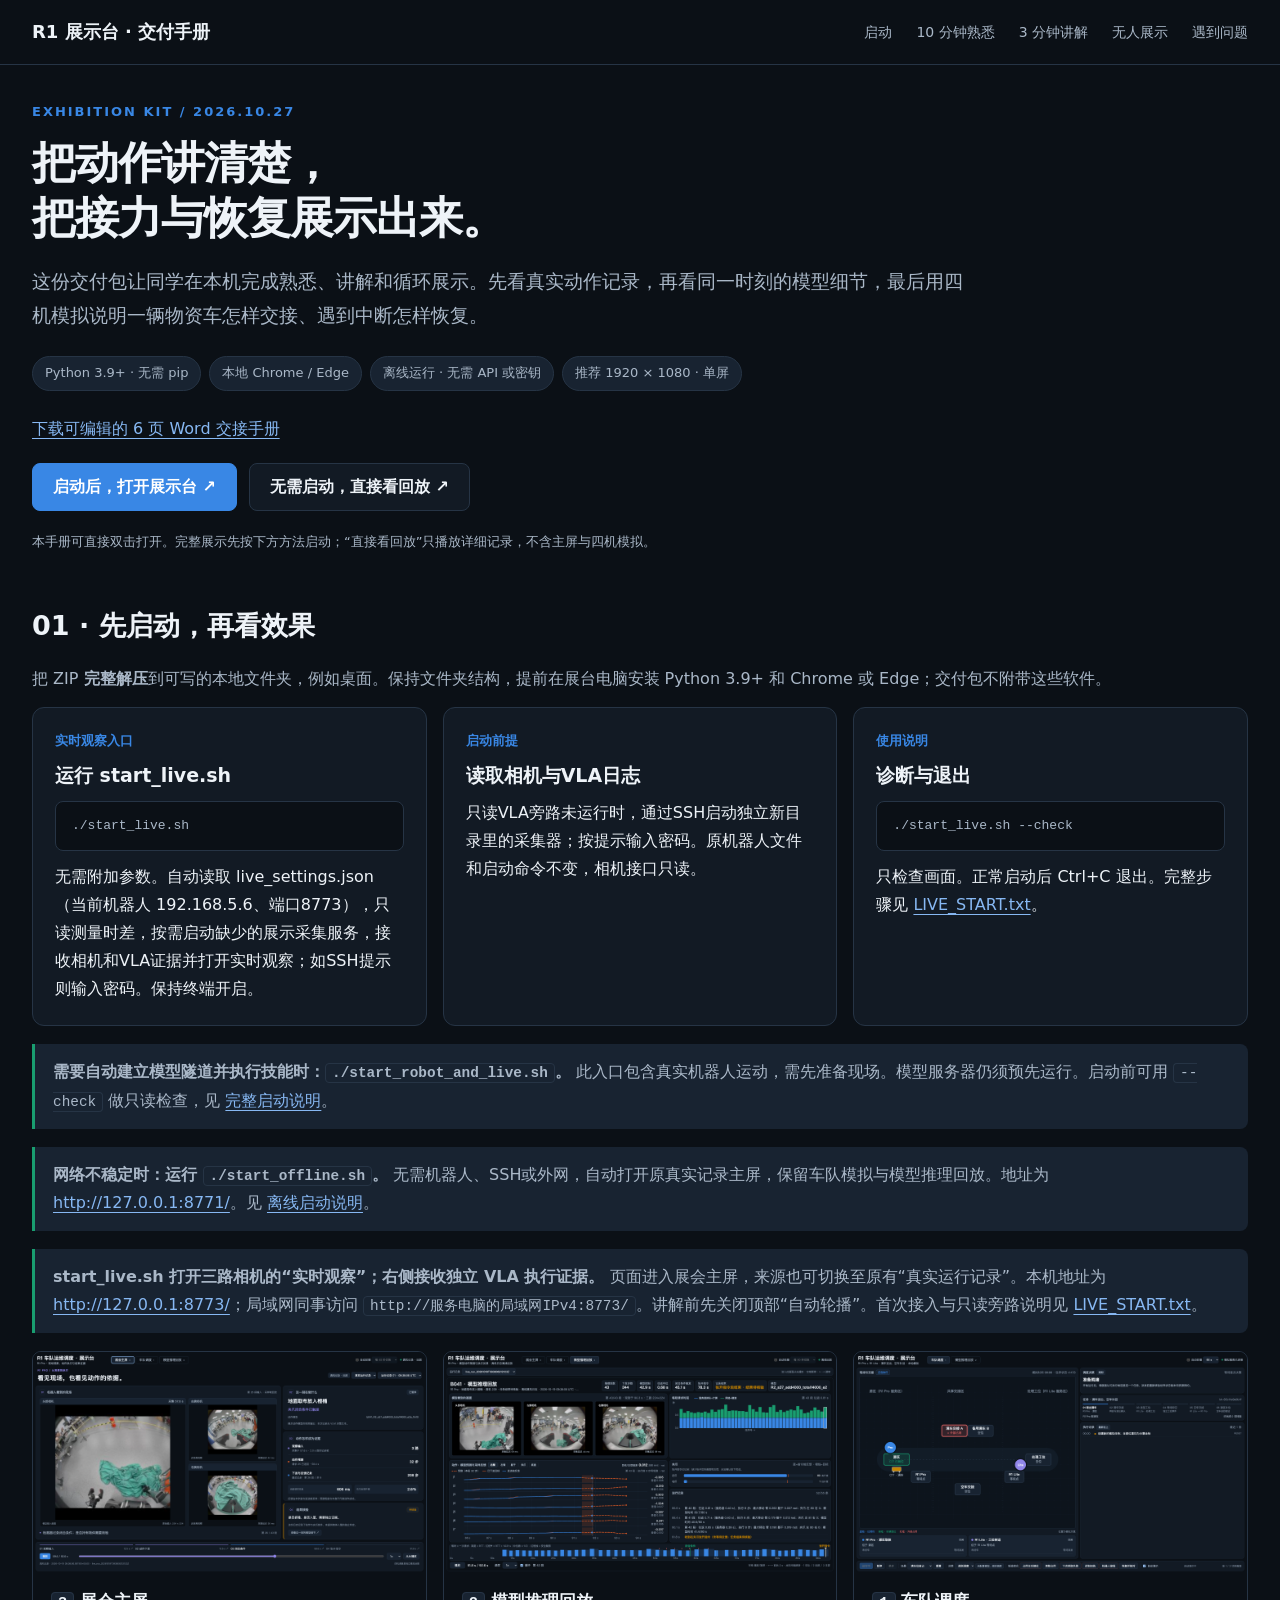
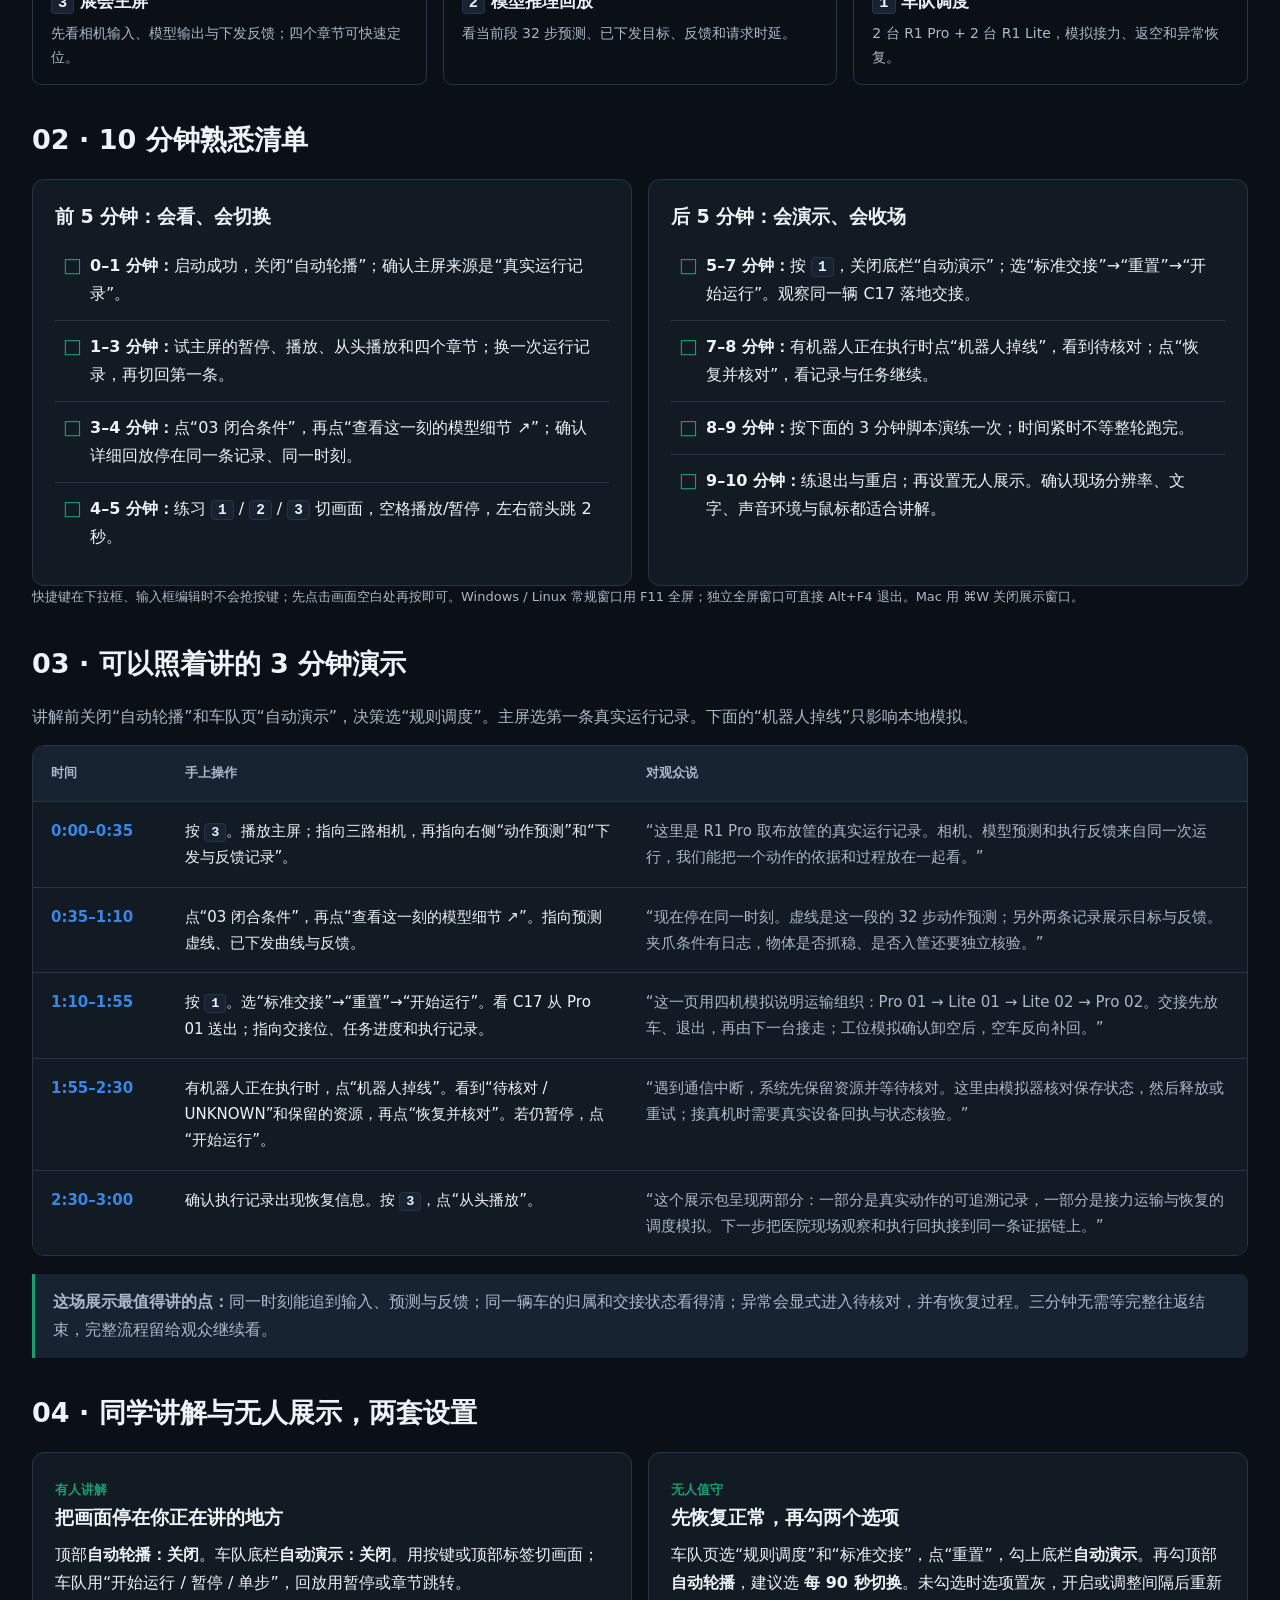
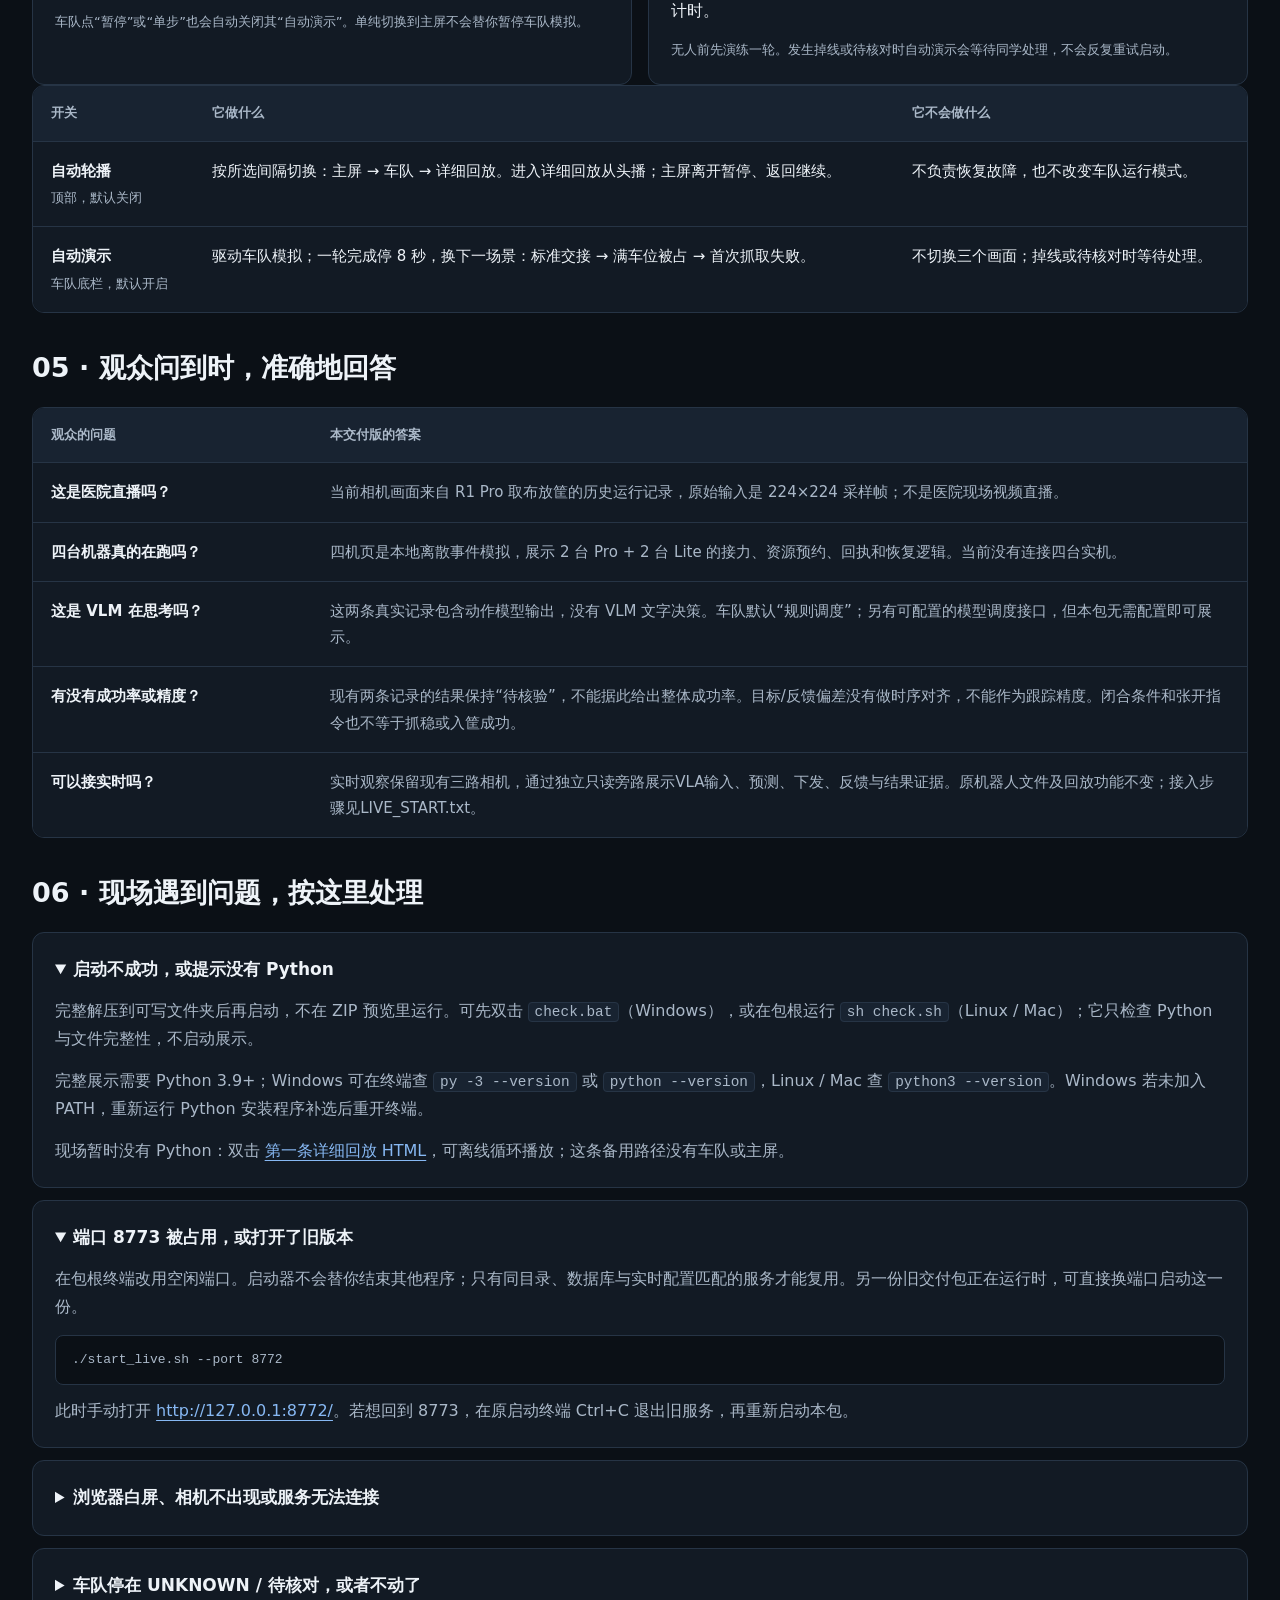
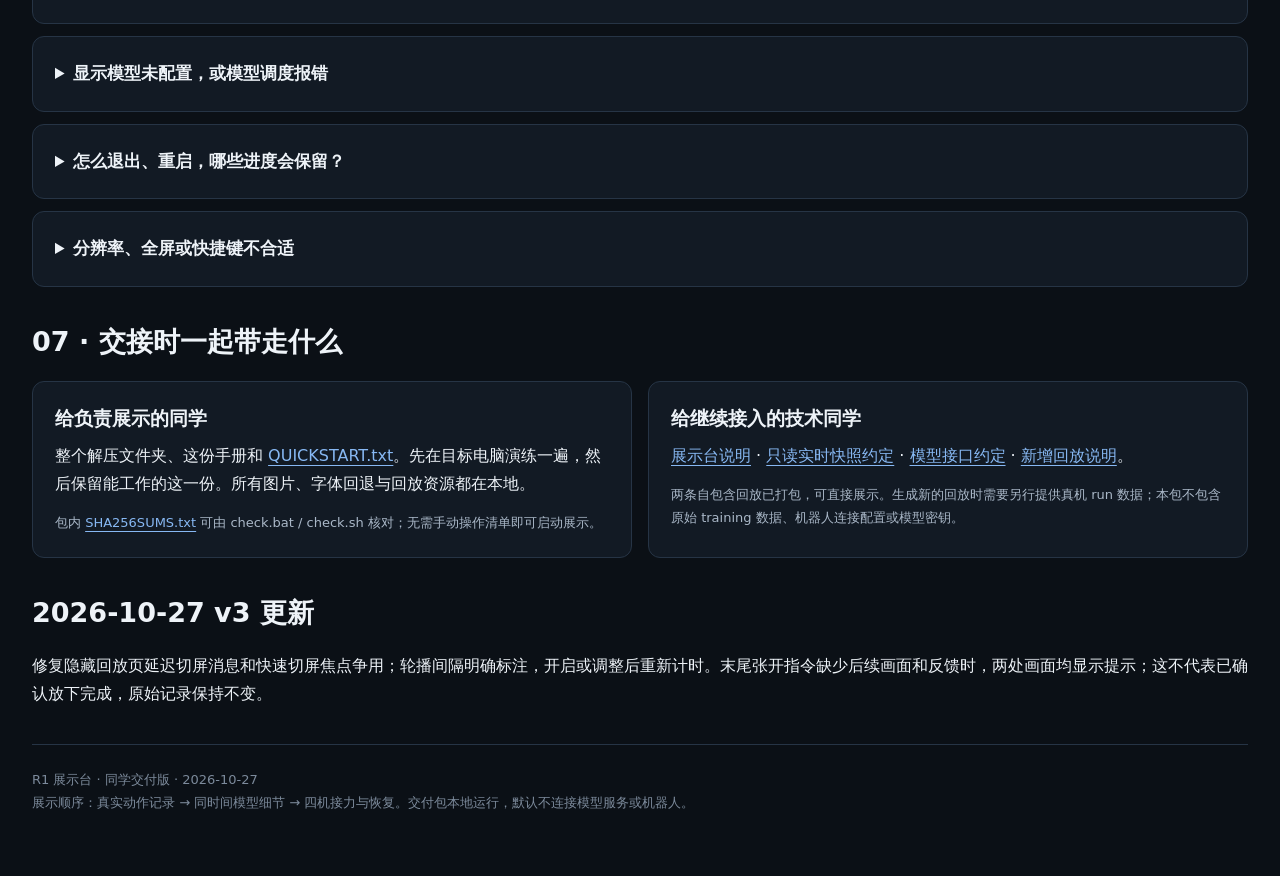
<file: START_HERE.html>
<!doctype html>
<html lang="zh-CN">
<head>
<meta charset="utf-8">
<meta name="viewport" content="width=device-width,initial-scale=1">
<title>R1 展示台 · 同学上手与现场讲解</title>
<style>
:root{color-scheme:dark;--bg:#0b1016;--surface:#121a24;--surface-2:#182331;--line:#263445;--text:#eef3f8;--text-2:#aab8c8;--muted:#7c8a9b;--s1:#3987e5;--s2:#d95926;--s3:#199e70;--s4:#c98500;--s7:#9085e9;--bad:#e66767;font-family:"PingFang SC","Noto Sans CJK SC","Microsoft YaHei",system-ui,sans-serif}
*{box-sizing:border-box}html{scroll-behavior:smooth;scroll-padding-top:82px}body{margin:0;background:var(--bg);color:var(--text);line-height:1.75;font-size:16px}a{color:#87b8f3;text-underline-offset:4px}a:hover{color:var(--text)}header{position:sticky;top:0;z-index:2;border-bottom:1px solid var(--line);background:var(--bg)}nav{max-width:1320px;margin:auto;display:flex;gap:24px;align-items:center;padding:16px 32px}nav strong{margin-right:auto;font-size:18px}nav a{font-size:14px;color:var(--text-2);text-decoration:none}main{max-width:1320px;margin:auto;padding:36px 32px 64px}h1{font-size:44px;line-height:1.25;letter-spacing:-1px;margin:12px 0 20px}h2{font-size:27px;line-height:1.4;margin:0 0 20px}h3{font-size:19px;line-height:1.5;margin:0 0 10px}p{margin:0 0 14px}section{margin-bottom:36px}.eyebrow{font-size:13px;letter-spacing:2px;color:var(--s1);font-weight:700}.lead{font-size:19px;max-width:940px;color:var(--text-2)}.pills{display:flex;flex-wrap:wrap;gap:8px;margin:24px 0}.pill{font-size:13px;padding:5px 12px;background:var(--surface-2);border:1px solid var(--line);border-radius:30px;color:var(--text-2)}.actions{display:flex;flex-wrap:wrap;gap:12px;margin:20px 0}.button{display:inline-block;text-decoration:none;background:var(--s1);border:1px solid var(--s1);padding:9px 20px;border-radius:8px;color:white;font-weight:650}.button.secondary{background:var(--surface);border-color:var(--line);color:var(--text)}.muted,small{color:var(--text-2)}.small,small{font-size:13px}.grid{display:grid;grid-template-columns:repeat(3,minmax(0,1fr));gap:16px}.grid.two{grid-template-columns:repeat(2,minmax(0,1fr))}.card{border:1px solid var(--line);background:var(--surface);border-radius:12px;padding:22px;min-width:0}.card p:last-child{margin-bottom:0}.note{border-left:3px solid var(--s3);background:var(--surface-2);padding:14px 18px;border-radius:0 8px 8px 0;margin:18px 0;color:var(--text-2)}.stepnum{font-size:13px;color:var(--s1);font-weight:700;display:block;margin-bottom:8px}.preview{margin:0;border:1px solid var(--line);border-radius:9px;overflow:hidden;background:var(--bg)}.preview img{display:block;width:100%;height:auto;aspect-ratio:16/9}.preview figcaption{padding:14px 18px;font-size:14px;color:var(--text-2)}.preview figcaption strong{display:block;font-size:17px;color:var(--text);margin-bottom:4px}kbd,code{font-family:ui-monospace,SFMono-Regular,Consolas,monospace;background:var(--surface-2);border:1px solid var(--line);border-radius:4px;padding:1px 6px;font-size:.9em}kbd{color:var(--text);font-weight:700;white-space:nowrap}pre{white-space:pre-wrap;overflow-wrap:anywhere;background:var(--bg);border:1px solid var(--line);border-radius:8px;padding:13px 16px;font-size:13px;line-height:1.7;margin:12px 0;color:var(--text-2)}pre code{background:transparent;border:0;padding:0;font-size:inherit}ul,ol{margin:10px 0;padding-left:23px}li{margin-bottom:7px}li:last-child{margin-bottom:0}.table-wrap{overflow-x:auto;border:1px solid var(--line);border-radius:12px}table{border-collapse:collapse;width:100%;background:var(--surface);font-size:15px}th,td{padding:16px 18px;text-align:left;border-bottom:1px solid var(--line);vertical-align:top}th{background:var(--surface-2);font-size:13px;color:var(--text-2);font-weight:600}tr:last-child td{border-bottom:0}.script td:first-child{width:11%;white-space:nowrap;color:var(--s1);font-weight:650}.script td:nth-child(2){width:38%}.script td:last-child{color:var(--text-2)}.checklist{list-style:none;padding:0;margin:0}.checklist li{position:relative;padding:12px 12px 12px 35px;margin:0;border-bottom:1px solid var(--line)}.checklist li:last-child{border-bottom:0}.checklist li:before{content:"□";position:absolute;left:8px;color:var(--s3);font-size:20px;top:8px}.tag{color:var(--s3);font-size:13px;font-weight:700}.faq{margin-bottom:12px}.faq summary{cursor:pointer;font-size:17px;font-weight:650}.faq[open] summary{margin-bottom:12px}.faq p{color:var(--text-2)}footer{border-top:1px solid var(--line);padding-top:24px;font-size:13px;color:var(--muted)}.hero{padding-bottom:4px}.quote{font-size:18px;font-weight:600;color:var(--text);margin:12px 0}.boundary td:first-child{width:23%;font-weight:650}.boundary td:last-child{color:var(--text-2)}
@media(max-width:900px){nav{padding:14px 20px;gap:14px;flex-wrap:wrap}nav strong{width:100%}main{padding:28px 20px 48px}.grid,.grid.two{grid-template-columns:1fr}h1{font-size:34px}h2{font-size:24px}.script td:first-child{white-space:normal}.table-wrap{font-size:14px}th,td{padding:12px}.script{min-width:640px}html{scroll-padding-top:122px}}
@media print{header,.actions{display:none}body{color:#15202a;background:white;font-size:11pt}main{padding:0;max-width:none}section{break-inside:avoid;margin-bottom:22px}.card,table,.note,th,pre,.pill{background:white;color:#15202a;border-color:#bbc5ce}p,small,.lead,.muted,.script td:last-child,.boundary td:last-child,.faq p{color:#354553}h1{font-size:28pt}h2{font-size:20pt}a{color:#235c9c}.grid{grid-template-columns:repeat(3,minmax(0,1fr))}.grid.two{grid-template-columns:1fr 1fr}.preview figcaption{color:#354553}.preview figcaption strong{color:#15202a}details{display:block}footer{color:#354553}}
</style>
</head>
<body>
<!-- 交付源文件保存在 exhibit/delivery/；打包时拷到包根。以下相对链接按包根布局解析。 -->
<header><nav aria-label="手册导航"><strong>R1 展示台 · 交付手册</strong><a href="#start">启动</a><a href="#practice">10 分钟熟悉</a><a href="#script">3 分钟讲解</a><a href="#unattended">无人展示</a><a href="#help">遇到问题</a></nav></header>
<main>
<section class="hero">
  <div class="eyebrow">EXHIBITION KIT / 2026.10.27</div>
  <h1>把动作讲清楚，<br>把接力与恢复展示出来。</h1>
  <p class="lead">这份交付包让同学在本机完成熟悉、讲解和循环展示。先看真实动作记录，再看同一时刻的模型细节，最后用四机模拟说明一辆物资车怎样交接、遇到中断怎样恢复。</p>
  <div class="pills"><span class="pill">Python 3.9+ · 无需 pip</span><span class="pill">本地 Chrome / Edge</span><span class="pill">离线运行 · 无需 API 或密钥</span><span class="pill">推荐 1920 × 1080 · 单屏</span></div>
  <p><a href="R1_Exhibition_Handbook.docx">下载可编辑的 6 页 Word 交接手册</a></p>
  <div class="actions"><a class="button" href="http://127.0.0.1:8773/" target="_blank" rel="noopener">启动后，打开展示台 ↗</a><a class="button secondary" href="exhibit/static/replays/replay_live_run_20261019T093806212123Z.html" target="_blank" rel="noopener">无需启动，直接看回放 ↗</a></div>
  <p class="small muted">本手册可直接双击打开。完整展示先按下方方法启动；“直接看回放”只播放详细记录，不含主屏与四机模拟。</p>
</section>

<section id="start">
  <h2>01 · 先启动，再看效果</h2>
  <p class="muted">把 ZIP <strong>完整解压</strong>到可写的本地文件夹，例如桌面。保持文件夹结构，提前在展台电脑安装 Python 3.9+ 和 Chrome 或 Edge；交付包不附带这些软件。</p>
  <div class="grid">
    <div class="card"><span class="stepnum">实时观察入口</span><h3>运行 start_live.sh</h3><pre><code>./start_live.sh</code></pre><p>无需附加参数。自动读取 live_settings.json（当前机器人 192.168.5.6、端口8773），只读测量时差，按需启动缺少的展示采集服务，接收相机和VLA证据并打开实时观察；如SSH提示则输入密码。保持终端开启。</p></div>
    <div class="card"><span class="stepnum">启动前提</span><h3>读取相机与VLA日志</h3><p>只读VLA旁路未运行时，通过SSH启动独立新目录里的采集器；按提示输入密码。原机器人文件和启动命令不变，相机接口只读。</p></div>
    <div class="card"><span class="stepnum">使用说明</span><h3>诊断与退出</h3><pre><code>./start_live.sh --check</code></pre><p>只检查画面。正常启动后 Ctrl+C 退出。完整步骤见 <a href="LIVE_START.txt">LIVE_START.txt</a>。</p></div>
  </div>
  <div class="note"><strong>需要自动建立模型隧道并执行技能时：<code>./start_robot_and_live.sh</code>。</strong> 此入口包含真实机器人运动，需先准备现场。模型服务器仍须预先运行。启动前可用 <code>--check</code> 做只读检查，见 <a href="FULL_START.txt">完整启动说明</a>。</div>
  <div class="note"><strong>网络不稳定时：运行 <code>./start_offline.sh</code>。</strong> 无需机器人、SSH或外网，自动打开原真实记录主屏，保留车队模拟与模型推理回放。地址为 <a href="http://127.0.0.1:8771/">http://127.0.0.1:8771/</a>。见 <a href="OFFLINE_START.txt">离线启动说明</a>。</div>
  <div class="note"><strong>start_live.sh 打开三路相机的“实时观察”；右侧接收独立 VLA 执行证据。</strong> 页面进入展会主屏，来源也可切换至原有“真实运行记录”。本机地址为 <a href="http://127.0.0.1:8773/">http://127.0.0.1:8773/</a>；局域网同事访问 <code>http://服务电脑的局域网IPv4:8773/</code>。讲解前先关闭顶部“自动轮播”。首次接入与只读旁路说明见 <a href="LIVE_START.txt">LIVE_START.txt</a>。</div>
  <div class="grid">
    <figure class="preview"><a href="exhibit/preview_showcase_1920x1080.png" target="_blank"><img src="exhibit/preview_showcase_1920x1080.png" alt="展会主屏预览：三路相机与动作证据"></a><figcaption><strong><kbd>3</kbd> 展会主屏</strong>先看相机输入、模型输出与下发反馈；四个章节可快速定位。</figcaption></figure>
    <figure class="preview"><a href="exhibit/preview_replay_1920x1080.png" target="_blank"><img src="exhibit/preview_replay_1920x1080.png" alt="详细回放预览：相机、预测和执行曲线"></a><figcaption><strong><kbd>2</kbd> 模型推理回放</strong>看当前段 32 步预测、已下发目标、反馈和请求时延。</figcaption></figure>
    <figure class="preview"><a href="exhibit/preview_fleet_1920x1080.png" target="_blank"><img src="exhibit/preview_fleet_1920x1080.png" alt="四机调度预览：两台 Pro 和两台 Lite 接力"></a><figcaption><strong><kbd>1</kbd> 车队调度</strong>2 台 R1 Pro + 2 台 R1 Lite，模拟接力、返空和异常恢复。</figcaption></figure>
  </div>
</section>

<section id="practice">
  <h2>02 · 10 分钟熟悉清单</h2>
  <div class="grid two">
    <div class="card"><h3>前 5 分钟：会看、会切换</h3><ul class="checklist">
      <li><strong>0–1 分钟：</strong>启动成功，关闭“自动轮播”；确认主屏来源是“真实运行记录”。</li>
      <li><strong>1–3 分钟：</strong>试主屏的暂停、播放、从头播放和四个章节；换一次运行记录，再切回第一条。</li>
      <li><strong>3–4 分钟：</strong>点“03 闭合条件”，再点“查看这一刻的模型细节 ↗”；确认详细回放停在同一条记录、同一时刻。</li>
      <li><strong>4–5 分钟：</strong>练习 <kbd>1</kbd> / <kbd>2</kbd> / <kbd>3</kbd> 切画面，空格播放/暂停，左右箭头跳 2 秒。</li>
    </ul></div>
    <div class="card"><h3>后 5 分钟：会演示、会收场</h3><ul class="checklist">
      <li><strong>5–7 分钟：</strong>按 <kbd>1</kbd>，关闭底栏“自动演示”；选“标准交接”→“重置”→“开始运行”。观察同一辆 C17 落地交接。</li>
      <li><strong>7–8 分钟：</strong>有机器人正在执行时点“机器人掉线”，看到待核对；点“恢复并核对”，看记录与任务继续。</li>
      <li><strong>8–9 分钟：</strong>按下面的 3 分钟脚本演练一次；时间紧时不等整轮跑完。</li>
      <li><strong>9–10 分钟：</strong>练退出与重启；再设置无人展示。确认现场分辨率、文字、声音环境与鼠标都适合讲解。</li>
    </ul></div>
  </div>
  <p class="small muted">快捷键在下拉框、输入框编辑时不会抢按键；先点击画面空白处再按即可。Windows / Linux 常规窗口用 F11 全屏；独立全屏窗口可直接 Alt+F4 退出。Mac 用 ⌘W 关闭展示窗口。</p>
</section>

<section id="script">
  <h2>03 · 可以照着讲的 3 分钟演示</h2>
  <p class="muted">讲解前关闭“自动轮播”和车队页“自动演示”，决策选“规则调度”。主屏选第一条真实运行记录。下面的“机器人掉线”只影响本地模拟。</p>
  <div class="table-wrap"><table class="script"><thead><tr><th>时间</th><th>手上操作</th><th>对观众说</th></tr></thead><tbody>
    <tr><td>0:00–0:35</td><td>按 <kbd>3</kbd>。播放主屏；指向三路相机，再指向右侧“动作预测”和“下发与反馈记录”。</td><td>“这里是 R1 Pro 取布放筐的真实运行记录。相机、模型预测和执行反馈来自同一次运行，我们能把一个动作的依据和过程放在一起看。”</td></tr>
    <tr><td>0:35–1:10</td><td>点“03 闭合条件”，再点“查看这一刻的模型细节 ↗”。指向预测虚线、已下发曲线与反馈。</td><td>“现在停在同一时刻。虚线是这一段的 32 步动作预测；另外两条记录展示目标与反馈。夹爪条件有日志，物体是否抓稳、是否入筐还要独立核验。”</td></tr>
    <tr><td>1:10–1:55</td><td>按 <kbd>1</kbd>。选“标准交接”→“重置”→“开始运行”。看 C17 从 Pro 01 送出；指向交接位、任务进度和执行记录。</td><td>“这一页用四机模拟说明运输组织：Pro 01 → Lite 01 → Lite 02 → Pro 02。交接先放车、退出，再由下一台接走；工位模拟确认卸空后，空车反向补回。”</td></tr>
    <tr><td>1:55–2:30</td><td>有机器人正在执行时，点“机器人掉线”。看到“待核对 / UNKNOWN”和保留的资源，再点“恢复并核对”。若仍暂停，点“开始运行”。</td><td>“遇到通信中断，系统先保留资源并等待核对。这里由模拟器核对保存状态，然后释放或重试；接真机时需要真实设备回执与状态核验。”</td></tr>
    <tr><td>2:30–3:00</td><td>确认执行记录出现恢复信息。按 <kbd>3</kbd>，点“从头播放”。</td><td>“这个展示包呈现两部分：一部分是真实动作的可追溯记录，一部分是接力运输与恢复的调度模拟。下一步把医院现场观察和执行回执接到同一条证据链上。”</td></tr>
  </tbody></table></div>
  <div class="note"><strong>这场展示最值得讲的点：</strong>同一时刻能追到输入、预测与反馈；同一辆车的归属和交接状态看得清；异常会显式进入待核对，并有恢复过程。三分钟无需等完整往返结束，完整流程留给观众继续看。</div>
</section>

<section id="unattended">
  <h2>04 · 同学讲解与无人展示，两套设置</h2>
  <div class="grid two">
    <div class="card"><span class="tag">有人讲解</span><h3>把画面停在你正在讲的地方</h3><p>顶部<strong>自动轮播：关闭</strong>。车队底栏<strong>自动演示：关闭</strong>。用按键或顶部标签切画面；车队用“开始运行 / 暂停 / 单步”，回放用暂停或章节跳转。</p><p class="small muted">车队点“暂停”或“单步”也会自动关闭其“自动演示”。单纯切换到主屏不会替你暂停车队模拟。</p></div>
    <div class="card"><span class="tag">无人值守</span><h3>先恢复正常，再勾两个选项</h3><p>车队页选“规则调度”和“标准交接”，点“重置”，勾上底栏<strong>自动演示</strong>。再勾顶部<strong>自动轮播</strong>，建议选 <strong>每 90 秒切换</strong>。未勾选时选项置灰，开启或调整间隔后重新计时。</p><p class="small muted">无人前先演练一轮。发生掉线或待核对时自动演示会等待同学处理，不会反复重试启动。</p></div>
  </div>
  <div class="table-wrap"><table><thead><tr><th>开关</th><th>它做什么</th><th>它不会做什么</th></tr></thead><tbody>
    <tr><td><strong>自动轮播</strong><br><small>顶部，默认关闭</small></td><td>按所选间隔切换：主屏 → 车队 → 详细回放。进入详细回放从头播；主屏离开暂停、返回继续。</td><td>不负责恢复故障，也不改变车队运行模式。</td></tr>
    <tr><td><strong>自动演示</strong><br><small>车队底栏，默认开启</small></td><td>驱动车队模拟；一轮完成停 8 秒，换下一场景：标准交接 → 满车位被占 → 首次抓取失败。</td><td>不切换三个画面；掉线或待核对时等待处理。</td></tr>
  </tbody></table></div>
</section>

<section id="scope">
  <h2>05 · 观众问到时，准确地回答</h2>
  <div class="table-wrap"><table class="boundary"><thead><tr><th>观众的问题</th><th>本交付版的答案</th></tr></thead><tbody>
    <tr><td>这是医院直播吗？</td><td>当前相机画面来自 R1 Pro 取布放筐的历史运行记录，原始输入是 224×224 采样帧；不是医院现场视频直播。</td></tr>
    <tr><td>四台机器真的在跑吗？</td><td>四机页是本地离散事件模拟，展示 2 台 Pro + 2 台 Lite 的接力、资源预约、回执和恢复逻辑。当前没有连接四台实机。</td></tr>
    <tr><td>这是 VLM 在思考吗？</td><td>这两条真实记录包含动作模型输出，没有 VLM 文字决策。车队默认“规则调度”；另有可配置的模型调度接口，但本包无需配置即可展示。</td></tr>
    <tr><td>有没有成功率或精度？</td><td>现有两条记录的结果保持“待核验”，不能据此给出整体成功率。目标/反馈偏差没有做时序对齐，不能作为跟踪精度。闭合条件和张开指令也不等于抓稳或入筐成功。</td></tr>
    <tr><td>可以接实时吗？</td><td>实时观察保留现有三路相机，通过独立只读旁路展示VLA输入、预测、下发、反馈与结果证据。原机器人文件及回放功能不变；接入步骤见LIVE_START.txt。</td></tr>
  </tbody></table></div>
</section>

<section id="help">
  <h2>06 · 现场遇到问题，按这里处理</h2>
  <details class="card faq" open><summary>启动不成功，或提示没有 Python</summary><p>完整解压到可写文件夹后再启动，不在 ZIP 预览里运行。可先双击 <code>check.bat</code>（Windows），或在包根运行 <code>sh check.sh</code>（Linux / Mac）；它只检查 Python 与文件完整性，不启动展示。</p><p>完整展示需要 Python 3.9+；Windows 可在终端查 <code>py -3 --version</code> 或 <code>python --version</code>，Linux / Mac 查 <code>python3 --version</code>。Windows 若未加入 PATH，重新运行 Python 安装程序补选后重开终端。</p><p>现场暂时没有 Python：双击 <a href="exhibit/static/replays/replay_live_run_20261019T093806212123Z.html">第一条详细回放 HTML</a>，可离线循环播放；这条备用路径没有车队或主屏。</p></details>
  <details class="card faq" open><summary>端口 8773 被占用，或打开了旧版本</summary><p>在包根终端改用空闲端口。启动器不会替你结束其他程序；只有同目录、数据库与实时配置匹配的服务才能复用。另一份旧交付包正在运行时，可直接换端口启动这一份。</p><pre><code>./start_live.sh --port 8772</code></pre><p>此时手动打开 <a href="http://127.0.0.1:8772/">http://127.0.0.1:8772/</a>。若想回到 8773，在原启动终端 Ctrl+C 退出旧服务，再重新启动本包。</p></details>
  <details class="card faq"><summary>浏览器白屏、相机不出现或服务无法连接</summary><p>确认启动终端还开着且没有错误；本机使用 <code>http://127.0.0.1:端口/</code>，局域网同事使用 <code>http://服务电脑的局域网IPv4:端口/</code>，默认端口为 8773。同事电脑上的 127.0.0.1 指向同事自己的电脑。不要直接双击 <code>exhibit/static/index.html</code>，完整页面需要服务。</p><p>主屏来源选“真实运行记录”，等几秒；然后刷新。Windows / Linux 可 Ctrl+Shift+R，Mac 可 ⌘Shift+R。仍异常时关闭展示窗口、在启动终端 Ctrl+C、重新启动。期间先用独立详细回放作为备用。</p></details>
  <details class="card faq"><summary>车队停在 UNKNOWN / 待核对，或者不动了</summary><p>按 <kbd>1</kbd> 看执行记录。若为掉线或待核对，点“恢复并核对”，必要时再点“开始运行”；这是模拟状态核验。重启时保存的未完成动作也可能进入待核对。</p><p>只想从头展示：选“规则调度”及“标准交接”→“重置”→“开始运行”。重置会清掉本地这一轮模拟进度；真实回放记录不变。再勾“自动演示”可继续自动换场景。</p></details>
  <details class="card faq"><summary>显示模型未配置，或模型调度报错</summary><p>交付默认用“规则调度”，不需要模型、API、密钥或网络。误切“模型调度”时，切回“规则调度”，再重置、开始即可。</p><p>需要真实模型实验时由技术同学按 <a href="exhibit/MODEL.md">exhibit/MODEL.md</a> 配置并提前验证。当前接口输入是模拟世界状态与候选动作 JSON，不含相机；接模型后也不能直接称为医院视觉推理。端点配置有效不等于模型已连通。</p></details>
  <details class="card faq"><summary>怎么退出、重启，哪些进度会保留？</summary><p>Windows / Linux 用 Alt+F4 关闭全屏展示，Mac 用 ⌘W。再到启动终端按 Ctrl+C 停止本次启动的服务；只关浏览器不会停止后台服务。</p><p>如果终端提示“复用现有展示服务”，服务属于最初的启动窗口，去那个窗口停止。重启仍用原启动脚本；模拟数据库保存上一轮状态，想重新讲解就到车队页“重置”。回放文件是静态记录，重启不改变内容。</p></details>
  <details class="card faq"><summary>分辨率、全屏或快捷键不合适</summary><p>建议屏幕设为 1920×1080，浏览器缩放 100%。快捷键无响应时先点击画面空白处；下拉框有焦点时按键不会切页。若未自动全屏，在普通 Chrome / Edge 窗口使用浏览器全屏菜单（Windows / Linux 常用 F11，Mac 常用 Ctrl+⌘F）。</p><p>Windows Chrome / Edge 的全屏、键盘与现场缩放请在正式开展前用交付包走完一次清单。</p></details>
</section>

<section id="files">
  <h2>07 · 交接时一起带走什么</h2>
  <div class="grid two">
    <div class="card"><h3>给负责展示的同学</h3><p>整个解压文件夹、这份手册和 <a href="QUICKSTART.txt">QUICKSTART.txt</a>。先在目标电脑演练一遍，然后保留能工作的这一份。所有图片、字体回退与回放资源都在本地。</p><p class="small muted">包内 <a href="SHA256SUMS.txt">SHA256SUMS.txt</a> 可由 check.bat / check.sh 核对；无需手动操作清单即可启动展示。</p></div>
    <div class="card"><h3>给继续接入的技术同学</h3><p><a href="exhibit/README.md">展示台说明</a> · <a href="exhibit/LIVE.md">只读实时快照约定</a> · <a href="exhibit/MODEL.md">模型接口约定</a> · <a href="replay_panel/README.md">新增回放说明</a>。</p><p class="small muted">两条自包含回放已打包，可直接展示。生成新的回放时需要另行提供真机 run 数据；本包不包含原始 training 数据、机器人连接配置或模型密钥。</p></div>
  </div>
</section>
<section><h2>2026-10-27 v3 更新</h2><p>修复隐藏回放页延迟切屏消息和快速切屏焦点争用；轮播间隔明确标注，开启或调整后重新计时。末尾张开指令缺少后续画面和反馈时，两处画面均显示提示；这不代表已确认放下完成，原始记录保持不变。</p></section>
<footer>R1 展示台 · 同学交付版 · 2026-10-27<br>展示顺序：真实动作记录 → 同时间模型细节 → 四机接力与恢复。交付包本地运行，默认不连接模型服务或机器人。</footer>
</main>
</body>
</html>
</file>
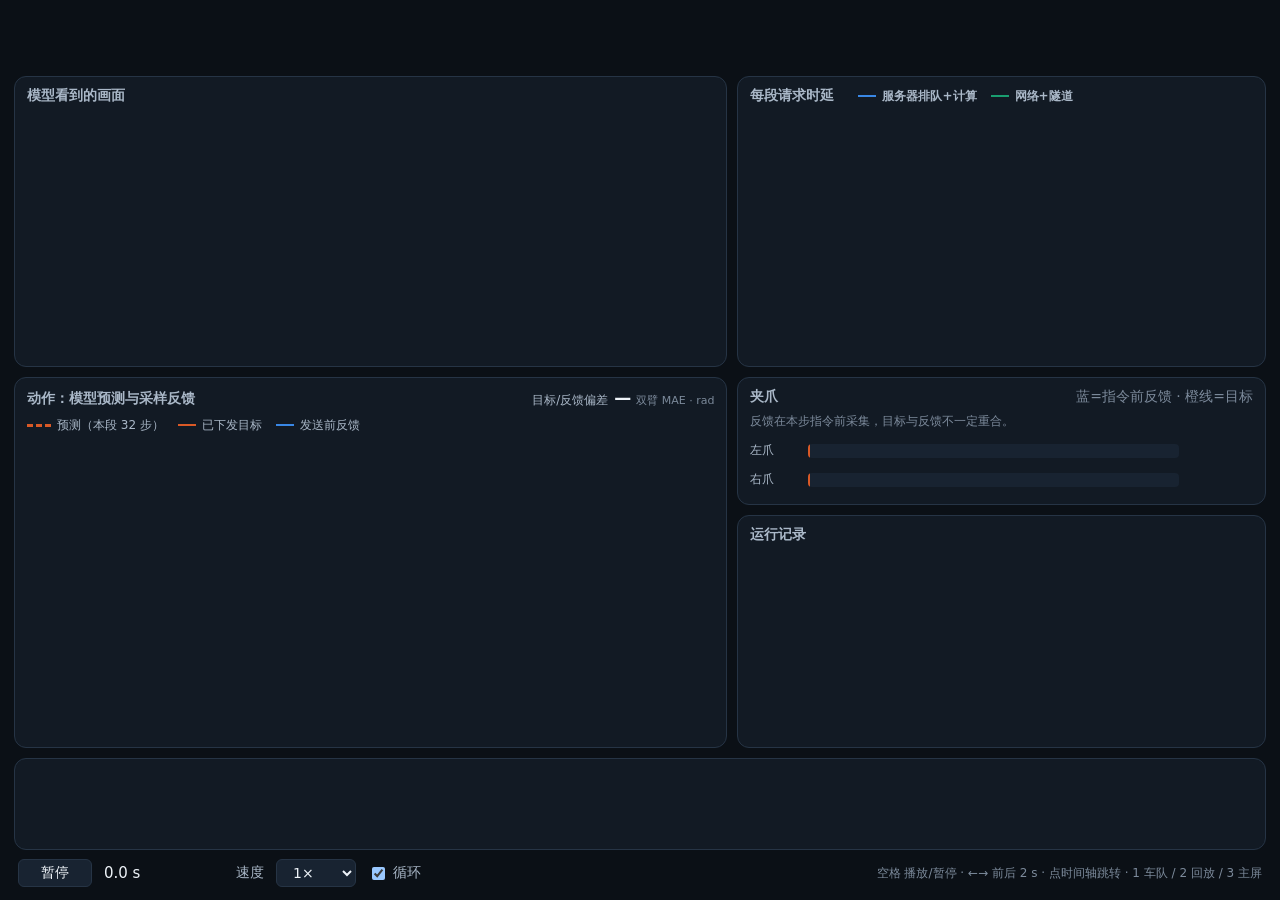
<file: replay_panel/panel_template.html>
<!doctype html>
<html lang="zh" data-theme="dark">
<head>
<meta charset="utf-8">
<meta name="viewport" content="width=device-width,initial-scale=1">
<title>模型推理回放</title>
<style>
:root{
  color-scheme:dark;
  --bg:#0b1016; --surface:#121a24; --surface-2:#182331; --line:#263445; --grid:#1d2937;
  --text:#eef3f8; --text-2:#aab8c8; --muted:#7c8a9b;
  --s1:#3987e5; --s2:#d95926; --s3:#199e70; --s4:#c98500; --s7:#9085e9; --bad:#e66767;
  --s1-soft:rgba(57,135,229,.18); --s2-soft:rgba(217,89,38,.16);
  font-family:"PingFang SC","Noto Sans CJK SC","Microsoft YaHei",Inter,system-ui,sans-serif;
}
*{box-sizing:border-box}
html,body{height:100%;margin:0;background:var(--bg);color:var(--text);overflow:hidden}
body{display:grid;grid-template-columns:minmax(0,1fr);grid-template-rows:56px minmax(0,1fr) 132px;gap:10px;padding:10px 14px}
header{display:flex;align-items:center;gap:18px;padding:0 6px;min-width:0}
header .heading{min-width:220px;max-width:34%;flex:1}
header h1{font-size:24px;margin:0;font-weight:650;letter-spacing:.2px;white-space:nowrap}
header .sub{color:var(--text-2);font-size:13px;white-space:nowrap;overflow:hidden;text-overflow:ellipsis}
.embedded body{padding:10px;grid-template-rows:56px minmax(0,1fr) 120px}
.chips{display:flex;gap:8px;flex-wrap:nowrap;margin-left:auto;overflow:hidden}
.chip{background:var(--surface);border:1px solid var(--line);border-radius:8px;padding:6px 12px;font-size:13px;color:var(--text-2);white-space:nowrap;line-height:1.2}
.chip b{display:block;color:var(--text);font-size:18px;font-weight:600;font-variant-numeric:tabular-nums}
.chip.ok b{color:var(--s3)} .chip.warn b{color:var(--s4)}
main{display:grid;grid-template-columns:minmax(0,1.35fr) minmax(0,1fr);grid-template-rows:minmax(0,.88fr) minmax(0,1.12fr);gap:10px;min-height:0;min-width:0}
.card{background:var(--surface);border:1px solid var(--line);border-radius:12px;padding:10px 12px;min-height:0;display:flex;flex-direction:column;position:relative}
.card h2{font-size:14px;margin:0 0 6px;color:var(--text-2);font-weight:600;display:flex;align-items:center;gap:10px}
.card h2 .right{margin-left:auto;font-weight:400;color:var(--muted);font-variant-numeric:tabular-nums}
#cams{grid-column:1;grid-row:1}
.camrow{display:grid;grid-template-columns:repeat(3,minmax(0,1fr));gap:10px;flex:1;min-height:0}
.cam{position:relative;background:#000;border-radius:8px;overflow:hidden;border:1px solid var(--line);min-height:0}
.cam img{width:100%;height:100%;object-fit:contain;display:block}
.cam img:not([src]){visibility:hidden}
.cam .tag{position:absolute;left:8px;top:8px;background:rgba(0,0,0,.55);padding:3px 8px;border-radius:6px;font-size:12px;color:var(--text)}
.cam .age{position:absolute;right:8px;bottom:8px;background:rgba(0,0,0,.55);padding:3px 8px;border-radius:6px;font-size:11px;color:var(--text-2);font-variant-numeric:tabular-nums}
#think{display:none;margin-left:6px;align-items:center;gap:8px;background:var(--s2-soft);border:1px solid var(--s2);color:var(--text);padding:4px 10px;border-radius:999px;font-size:12px}
#think.on{display:flex}
#think i{width:8px;height:8px;border-radius:50%;background:var(--s2);animation:pulse .9s infinite}
@keyframes pulse{0%,100%{opacity:.35}50%{opacity:1}}
#joints{grid-column:1;grid-row:2}
.tabs{display:flex;gap:4px}
.tab{background:transparent;border:1px solid var(--line);color:var(--text-2);border-radius:6px;padding:3px 10px;font:inherit;font-size:12px;cursor:pointer}
.tab.on{background:var(--surface-2);color:var(--text);border-color:#3a4c62}
.legend{display:flex;gap:14px;font-size:12px;color:var(--text-2);margin-left:14px}
.legend span::before{content:"";display:inline-block;width:18px;height:0;border-top:2px solid var(--c);margin-right:6px;vertical-align:middle}
.legend .dash::before{border-top-style:dashed}
.legend .dash::before{border-top-width:3px;width:24px}
.joint-heading{flex-wrap:wrap}
.tracking{margin-left:auto;font-size:12px;font-weight:400;color:var(--text-2);white-space:nowrap;font-variant-numeric:tabular-nums}
.tracking b{font-size:17px;color:var(--text);font-weight:600;margin-left:6px}
.tracking small{font-size:11px;color:var(--muted);margin-left:5px}
.chart-meta{display:flex;flex-wrap:wrap;align-items:center;gap:6px 12px;margin-bottom:6px;min-height:20px}
.chart-meta .legend{margin-left:0}
#jointnote{margin-left:auto;font-size:12px;color:var(--muted)}
canvas{display:block;width:100%;height:100%}
.cv{flex:1;min-height:0;position:relative}
#latency{grid-column:2;grid-row:1}
#latency .cv{height:150px;flex:none}
#side{grid-column:2;grid-row:2;gap:10px;display:flex;flex-direction:column}
#grip{flex:none}
.gbar{display:grid;grid-template-columns:48px 1fr 64px;align-items:center;gap:10px;font-size:12px;color:var(--text-2);margin:6px 0}
.gbar .track{height:14px;background:var(--surface-2);border-radius:4px;position:relative;overflow:hidden}
.gbar .fill{position:absolute;left:0;top:0;bottom:0;background:var(--s1);border-radius:4px;transition:width .12s linear}
.gbar .tgt{position:absolute;top:-2px;bottom:-2px;width:2px;background:var(--s2)}
.gbar .val{text-align:right;font-variant-numeric:tabular-nums;color:var(--text)}
.gbar .state{font-size:11px;color:var(--muted);margin-left:6px}
#feed{flex:1;min-height:0}
#feedlist{flex:1;min-height:0;overflow:hidden;font-size:14px;line-height:1.5;font-variant-numeric:tabular-nums;display:flex;flex-direction:column;justify-content:flex-end}
#feedlist div{display:flex;gap:10px;padding:2px 0;border-bottom:1px solid var(--grid);color:var(--text-2);flex-shrink:0}
#feedlist div:last-child{color:var(--text)}
#feedlist .t{color:var(--muted);flex:none;width:52px}
#feedlist .ev{color:var(--s3);font-weight:600}
#feedlist .ev.release{color:var(--s4)} #feedlist .ev.clamped{color:var(--bad)}
footer{display:grid;grid-template-rows:1fr 34px;gap:6px}
#timeline{position:relative;cursor:pointer;background:var(--surface);border:1px solid var(--line);border-radius:12px;overflow:hidden}
.ctrl{display:flex;align-items:center;gap:12px;font-size:14px;color:var(--text-2);padding:0 4px}
.ctrl button,.ctrl select{font:inherit;background:var(--surface-2);color:var(--text);border:1px solid var(--line);border-radius:6px;padding:4px 12px;cursor:pointer}
#play{width:74px}
.ctrl .time{font-variant-numeric:tabular-nums;color:var(--text);font-size:15px;min-width:120px}
.ctrl label{display:flex;align-items:center;gap:5px;cursor:pointer}
.ctrl .hint{margin-left:auto;color:var(--muted);font-size:12px}
#tip{position:fixed;pointer-events:none;background:#0b1016;border:1px solid var(--line);border-radius:6px;padding:6px 8px;font-size:12px;color:var(--text-2);display:none;z-index:9;white-space:nowrap}
#tip b{color:var(--text);font-variant-numeric:tabular-nums}
</style>
</head>
<body data-palette="#3987e5,#d95926,#199e70,#c98500">
<header>
  <div class="heading"><h1 id="title"></h1><div class="sub" id="subtitle"></div></div>
  <div class="chips" id="chips"></div>
</header>
<main>
  <section class="card" id="cams">
    <h2>模型看到的画面 <div id="think"><i></i><span id="thinktext">推理中</span></div><span class="right" id="camnote"></span></h2>
    <div class="camrow" id="camrow"></div>
  </section>
  <section class="card" id="joints">
    <h2 class="joint-heading">动作：模型预测与采样反馈
      <div class="tabs" id="tabs"></div>
      <span class="tracking" id="tracking" title="当前段双臂 14 个关节的目标与同条发送前采样反馈绝对差均值；不含夹爪、底盘和躯干。未作时序对齐，不代表跟踪精度。">目标/反馈偏差<b id="tracking-value">—</b><small>双臂 MAE · rad</small></span></h2>
    <div class="chart-meta"><div class="legend"><span class="dash" style="--c:var(--s2)" id="prediction-label">预测（本段 32 步）</span><span style="--c:var(--s2)">已下发目标</span><span style="--c:var(--s1)">发送前反馈</span></div><span id="jointnote"></span></div>
    <div class="cv"><canvas id="jc"></canvas></div>
  </section>
  <section class="card" id="latency">
    <h2>每段请求时延 <div class="legend"><span style="--c:var(--s1)">服务器排队+计算</span><span style="--c:var(--s3)">网络+隧道</span></div><span class="right" id="latnote"></span></h2>
    <div class="cv"><canvas id="lc"></canvas></div>
  </section>
  <div id="side">
    <section class="card" id="grip">
      <h2>夹爪 <span class="right">蓝=指令前反馈 · 橙线=目标</span></h2>
      <div id="grip-note" style="font-size:12px;color:var(--muted);line-height:1.5;margin-bottom:6px">反馈在本步指令前采集，目标与反馈不一定重合。</div>
      <div class="gbar"><span>左爪</span><div class="track"><div class="fill" id="gl"></div><div class="tgt" id="gtl"></div></div><span class="val" id="gvl"></span></div>
      <div class="gbar"><span>右爪</span><div class="track"><div class="fill" id="gr"></div><div class="tgt" id="gtr"></div></div><span class="val" id="gvr"></span></div>
    </section>
    <section class="card" id="feed">
      <h2>运行记录 <span class="right" id="feednote"></span></h2>
      <div id="feedlist"></div>
    </section>
  </div>
</main>
<footer>
  <div id="timeline"><canvas id="tc"></canvas></div>
  <div class="ctrl">
    <button id="play">暂停</button>
    <span class="time" id="clock">0.0 s</span>
    <span>速度</span><select id="speed"><option value="0.5">0.5×</option><option value="1" selected>1×</option><option value="2">2×</option><option value="4">4×</option></select>
    <label><input type="checkbox" id="loop" checked>循环</label>
    <span id="seg"></span>
    <span class="hint">空格 播放/暂停 · ←→ 前后 2 s · 点时间轴跳转 · 1 车队 / 2 回放 / 3 主屏</span>
  </div>
</footer>
<div id="tip"></div>
<script>
const DATA = /*__DATA__*/null;
(function(){
const M = DATA.meta, C = DATA.chunks, T = DATA.targets, EV = DATA.events, LOG = DATA.console;
const css = n => getComputedStyle(document.documentElement).getPropertyValue(n).trim();
const COL = {s1:css('--s1'), s2:css('--s2'), s3:css('--s3'), s4:css('--s4'), bad:css('--bad'), grid:css('--grid'), line:css('--line'), text:css('--text'), text2:css('--text-2'), muted:css('--muted'), surface:css('--surface'), surface2:css('--surface-2')};
const $ = id => document.getElementById(id);
const fmt = (v, d=2) => (v==null||isNaN(v)) ? '–' : Number(v).toFixed(d);
document.documentElement.classList.toggle('embedded', window.parent !== window);

// ---------- 派生数据 ----------
const tEnd = M.t_end;
const sortedRtt = C.map(c => c.rtt).filter(Number.isFinite).sort((a, b) => a - b);
const midRtt = Math.floor(sortedRtt.length / 2);
const medianRtt = sortedRtt.length ? (sortedRtt.length % 2 ? sortedRtt[midRtt] : (sortedRtt[midRtt - 1] + sortedRtt[midRtt]) / 2) : null;
const rttLimit = medianRtt == null ? null : medianRtt * 1.5;
C.forEach(c => { c.rttOutlier = Number.isFinite(c.rtt) && rttLimit != null && c.rtt > rttLimit; });
// Arms only: feedback was sampled before sending this target; not time-aligned tracking accuracy.
function armTrackingError(chunkId, atTime) {
  let sum = 0, count = 0, steps = 0;
  for (const row of T) {
    if (row[1] !== chunkId || row[0] > atTime) continue;
    let included = false;
    for (let d = 0; d < 14; d++) {
      if (!Number.isFinite(row[3][d]) || !Number.isFinite(row[4][d])) continue;
      sum += Math.abs(row[3][d] - row[4][d]); count++; included = true;
    }
    if (included) steps++;
  }
  return {mae: count ? sum / count : null, steps, count};
}
C.forEach(c => { const tg = T.find(x => x[1] === c.i); c.t_first = tg ? tg[0] : c.t_resp; });
C.forEach((c, k) => { c.t_next = (C[k+1] ? C[k+1].t_cap : tEnd); });
const grasp = EV.find(e => e.kind === 'grasp_detected'), release = EV.find(e => e.kind === 'release_detected');
const yr = {}; // 每维 y 范围
for (let d = 0; d < 23; d++) {
  let lo = Infinity, hi = -Infinity;
  for (const tg of T) { lo = Math.min(lo, tg[3][d], tg[4][d]); hi = Math.max(hi, tg[3][d], tg[4][d]); }
  for (const c of C) for (const row of c.action) { lo = Math.min(lo, row[d]); hi = Math.max(hi, row[d]); }
  if (!isFinite(lo)) { lo = -1; hi = 1; }
  const pad = Math.max((hi - lo) * 0.15, 0.02); yr[d] = [lo - pad, hi + pad];
}
const chunkAt = t => { let r = null; for (const c of C) { if (c.t_resp <= t) r = c; else break; } return r; };
const lastTargetAt = t => { let lo = 0, hi = T.length - 1, r = -1; while (lo <= hi) { const m = (lo + hi) >> 1; if (T[m][0] <= t) { r = m; lo = m + 1; } else hi = m - 1; } return r; };

// ---------- 头部 ----------
$('title').textContent = M.title; $('subtitle').textContent = M.subtitle + ' · 任务结果待核验 · 离线真机日志 · ' + (M.started_utc || '').slice(0, 19).replace('T', ' ') + ' UTC · ' + M.run_dir;
$('subtitle').title = $('subtitle').textContent;
const endZh = r => r === 'released_after_grasp' ? '张开指令后结束 · 结果待核验' : r === 'model_time_used' ? '模型时间用完 · 结果待核验' : /^rejected:/.test(r) ? '安全拒绝：' + r.slice(9).trim() : /operator stop/.test(r) ? '操作员停止 · 结果待核验' : '记录结束 · 结果待核验';
const chips = [
  ['推理段数', M.chunks, ''], ['下发步数', M.steps, ''], ['模型控制', fmt(M.model_time_s, 1) + ' s', ''],
  ['往返中位', fmt(medianRtt, 2) + ' s', ''],
  ['闭合条件触发', grasp ? fmt(grasp.t - C[0].t_first, 1) + ' s' : '—', ''],
  ['张开指令', release ? fmt(release.t - C[0].t_first, 1) + ' s' : '—', ''],
  ['记录结束', (r => r.length > 22 ? r.slice(0, 22) + '…' : r)(endZh(M.end_reason)), 'warn'],
  ['模型', (M.model_id || '').replace(/^b041_/, '').slice(0, 28), ''],
];
$('chips').innerHTML = chips.map(([k, v, cls]) => `<div class="chip ${cls}">${k}<b>${v}</b></div>`).join('');

// ---------- 相机 ----------
$('camrow').innerHTML = DATA.cams.map(c => `<div class="cam"><img id="img_${c.key}" alt="${c.label}"><span class="tag">${c.label}</span><span class="age" id="age_${c.key}"></span></div>`).join('');
let shownChunk = -1;
function drawCams(t) {
  const c = chunkAt(t);
  if (!c && shownChunk !== -2) {
    shownChunk = -2;
    for (const cam of DATA.cams) { $('img_' + cam.key).removeAttribute('src'); $('age_' + cam.key).textContent = ''; }
    $('camnote').textContent = '等待第一段观测';
  }
  if (c && c.i !== shownChunk) {
    shownChunk = c.i;
    for (const cam of DATA.cams) {
      const img = $('img_' + cam.key), src = c.img && c.img[cam.key];
      if (src) img.src = src; else img.removeAttribute('src');
      $('age_' + cam.key).textContent = c.ages_ms && c.ages_ms[cam.key] != null ? '采集延迟 ' + c.ages_ms[cam.key] + ' ms' : '';
    }
    $('camnote').textContent = `第 ${c.i + 1}/${C.length} 段 · 观测于 ${fmt(c.t_cap, 1)} s · 三路 224×224`;
  }
  const nxt = C.find(x => x.t_cap <= t && t < x.t_resp);
  const th = $('think'); th.classList.toggle('on', !!nxt);
  if (nxt) $('thinktext').textContent = `推理中 · 第 ${nxt.i + 1} 段 · ${fmt(t - nxt.t_cap, 2)} s`;
}

// ---------- 画布工具 ----------
function setup(cv) {
  const r = cv.getBoundingClientRect(), dpr = window.devicePixelRatio || 1;
  if (cv.width !== Math.round(r.width * dpr) || cv.height !== Math.round(r.height * dpr)) { cv.width = Math.round(r.width * dpr); cv.height = Math.round(r.height * dpr); }
  const g = cv.getContext('2d'); g.setTransform(dpr, 0, 0, dpr, 0, 0); return [g, r.width, r.height];
}

// ---------- 关节小多图 ----------
let group = DATA.groups[0], hoverX = null;
$('tabs').innerHTML = DATA.groups.map(g => `<button class="tab ${g === group ? 'on' : ''}" data-k="${g.key}">${g.label}</button>`).join('');
$('tabs').onclick = e => { const b = e.target.closest('.tab'); if (!b) return; group = DATA.groups.find(g => g.key === b.dataset.k); [...$('tabs').children].forEach(x => x.classList.toggle('on', x === b)); render(); };
const WIN_BACK = 6, WIN_FWD = 2.6;
function drawJoints(t) {
  const [g, W, H] = setup($('jc'));
  g.clearRect(0, 0, W, H);
  const L = 60, R = 84, top = 6, rows = group.idx.length, rh = (H - top - 18) / rows;
  const t0 = t - WIN_BACK, t1 = t + WIN_FWD, x = tt => L + (tt - t0) / (t1 - t0) * (W - L - R);
  const cur = chunkAt(t);
  const i0 = Math.max(0, lastTargetAt(t0) - 1), i1 = lastTargetAt(t);
  // 时间网格
  g.strokeStyle = COL.grid; g.lineWidth = 1; g.font = '13px system-ui'; g.fillStyle = COL.muted; g.textAlign = 'center';
  for (let s = Math.ceil(t0); s <= t1; s++) { const xx = x(s); g.beginPath(); g.moveTo(xx, top); g.lineTo(xx, H - 18); g.stroke(); g.fillText(s + ' s', xx, H - 5); }
  group.idx.forEach((d, r) => {
    const y0 = top + r * rh, y1 = y0 + rh - 6, [lo, hi] = yr[d], y = v => y1 - (v - lo) / (hi - lo) * (y1 - y0);
    g.fillStyle = COL.text2; g.font = '14px system-ui'; g.textAlign = 'left'; g.fillText(group.names[r], 6, y0 + 13);
    g.strokeStyle = COL.line; g.beginPath(); g.moveTo(L, y1); g.lineTo(W - R, y1); g.stroke();
    g.save(); g.beginPath(); g.rect(L, y0, W - L - R, y1 - y0); g.clip();
    // 当前段预测范围；已执行步数区间淡橙底。
    if (cur && cur.action.length) {
      const ts = cur.t_first, dt = M.step_dt;
      g.fillStyle = css('--s2-soft'); g.fillRect(x(ts), y0, Math.max(1, x(ts + M.exec_steps * dt) - x(ts)), y1 - y0);
    }
    // 已下发目标（橙实线细）与实际反馈（蓝实线）
    g.lineWidth = 1.2; g.strokeStyle = COL.s2; g.beginPath();
    for (let i = i0; i <= i1; i++) { const xx = x(T[i][0]), yy = y(T[i][3][d]); (i === i0 || T[i][1] !== T[i-1][1]) ? g.moveTo(xx, yy) : g.lineTo(xx, yy); }
    g.stroke();
    g.lineWidth = 2.2; g.strokeStyle = COL.s1; g.beginPath();
    for (let i = i0; i <= i1; i++) { const xx = x(T[i][0]), yy = y(T[i][4][d]); i === i0 ? g.moveTo(xx, yy) : g.lineTo(xx, yy); }
    g.stroke();
    // Render the complete current prediction last so feedback cannot hide its dashes.
    if (cur && cur.action.length) {
      g.setLineDash([9, 5]); g.lineCap = 'round'; g.beginPath();
      cur.action.forEach((row, k) => { const xx = x(cur.t_first + k * M.step_dt), yy = y(row[d]); k ? g.lineTo(xx, yy) : g.moveTo(xx, yy); });
      g.strokeStyle = COL.surface; g.lineWidth = 5.5; g.stroke();
      g.strokeStyle = COL.s2; g.lineWidth = 3; g.stroke(); g.setLineDash([]);
      const k = cur.action.length - 1;
      g.fillStyle = COL.s2; g.beginPath(); g.arc(x(cur.t_first + k * M.step_dt), y(cur.action[k][d]), 3, 0, Math.PI * 2); g.fill();
    }
    g.restore();
    // 当前值
    if (i1 >= 0) {
      const fb = T[i1][4][d], tg = T[i1][3][d];
      g.fillStyle = COL.s1; g.beginPath(); g.arc(x(T[i1][0]), y(fb), 4, 0, 7); g.fill();
      g.fillStyle = COL.text; g.font = '14px system-ui'; g.textAlign = 'right'; g.fillText(fmt(fb, 3), W - 6, y0 + 15);
      g.fillStyle = COL.muted; g.font = '12px system-ui'; g.fillText('差值 ' + fmt(Math.abs(tg - fb), 3), W - 6, y0 + 30);
    }
  });
  // 播放头
  g.strokeStyle = COL.text2; g.lineWidth = 1; g.setLineDash([2, 3]); g.beginPath(); g.moveTo(x(t), top); g.lineTo(x(t), H - 18); g.stroke(); g.setLineDash([]);
  // 悬停十字线
  if (hoverX != null) {
    const th = t0 + (hoverX - L) / (W - L - R) * (t1 - t0), i = lastTargetAt(th);
    if (i >= 0 && th <= t) {
      g.strokeStyle = COL.s4; g.beginPath(); g.moveTo(hoverX, top); g.lineTo(hoverX, H - 18); g.stroke();
      const tip = $('tip'); tip.style.display = 'block';
      tip.innerHTML = `<b>${fmt(T[i][0], 2)} s</b> · 第 ${T[i][1] + 1} 段 第 ${T[i][2] + 1} 步 · 未作时序对齐<br>` + group.idx.map((d, r) => `${group.names[r]}: 目标 <b>${fmt(T[i][3][d], 3)}</b> 发送前反馈 <b>${fmt(T[i][4][d], 3)}</b>`).join('<br>');
    } else $('tip').style.display = 'none';
  }
  const units = group.key === 'base' ? 'vx/vy m/s · wz rad/s' : group.key === 'gripper' ? '开度（设备值）' : group.key === 'torso' ? 'action23 原始单位' : 'rad';
  $('jointnote').textContent = cur ? `第 ${cur.i + 1} 段 · 执行前 ${M.exec_steps} 步再观测 · ${units}` : '等待第一段';
  $('prediction-label').textContent = `预测（本段 ${cur ? cur.action.length : M.horizon} 步）`;
  const error = armTrackingError(cur ? cur.i : null, t);
  $('tracking-value').textContent = error.mae == null ? '—' : fmt(error.mae, 3);
  $('tracking').dataset.steps = error.steps;
  $('tracking').title = `当前段已下发 ${error.steps} 步、双臂 ${error.count} 个关节样本的 |目标−同条发送前采样反馈| 均值（rad）。不含夹爪、底盘、躯干；未作时序对齐，不代表跟踪精度。`;
}
$('jc').onmousemove = e => { const r = e.target.getBoundingClientRect(); hoverX = e.clientX - r.left; const tip = $('tip'); tip.style.left = (e.clientX + 14) + 'px'; tip.style.top = (e.clientY + 14) + 'px'; if (!playing) render(); };
$('jc').onmouseleave = () => { hoverX = null; $('tip').style.display = 'none'; if (!playing) render(); };

// ---------- 时延柱 ----------
let latHover = null;
function drawLatency(t) {
  const [g, W, H] = setup($('lc')); g.clearRect(0, 0, W, H);
  const L = 36, B = 18, n = C.length, maxv = Math.max(0.5, ...C.map(c => c.rtt)) * 1.08;
  const bw = (W - L - 6) / n, y = v => H - B - v / maxv * (H - B - 8);
  g.font = '12px system-ui'; g.fillStyle = COL.muted; g.textAlign = 'right'; g.strokeStyle = COL.grid;
  for (const v of [0, 0.5, 1.0, 1.5, 2.0]) if (v <= maxv) { g.beginPath(); g.moveTo(L, y(v)); g.lineTo(W - 6, y(v)); g.stroke(); g.fillText(v.toFixed(1), L - 4, y(v) + 3); }
  const cur = chunkAt(t);
  C.forEach((c, k) => {
    const x0 = L + k * bw + 1, w = Math.max(2, bw - 2), future = c.t_resp > t;
    g.globalAlpha = future ? 0.25 : 1;
    g.fillStyle = COL.s1; g.fillRect(x0, y(c.server), w, y(0) - y(c.server));
    g.fillStyle = COL.s3; g.fillRect(x0, y(c.rtt), w, Math.max(0, y(c.server) - y(c.rtt) - 1));
    g.globalAlpha = 1;
    if (cur && c.i === cur.i) { g.strokeStyle = COL.text; g.lineWidth = 1.5; g.strokeRect(x0 - .5, y(c.rtt) - .5, w + 1, y(0) - y(c.rtt) + 1); }
    if (latHover != null && latHover >= x0 - 1 && latHover < x0 + w + 1) {
      const tip = $('tip'); tip.style.display = 'block';
      tip.innerHTML = `第 ${c.i + 1} 段<br>往返 <b>${fmt(c.rtt, 3)} s</b><br>服务器 <b>${fmt(c.server, 3)} s</b> · 网络 <b>${fmt(c.rtt - c.server, 3)} s</b><br>观测时钟偏差 <b>${c.skew_ms} ms</b><br>${c.rttOutlier ? '<b>RTT 异常</b>' : 'RTT 正常'} · 阈值 &gt; ${fmt(rttLimit, 3)} s（中位数 × 1.5）`;
    }
  });
  g.fillStyle = COL.muted; g.textAlign = 'center'; g.fillText('段序号 →', W / 2, H - 4); g.textAlign = 'left'; g.fillText('秒', 2, 12);
  $('latnote').textContent = cur ? `第 ${cur.i + 1} 段 往返 ${fmt(cur.rtt, 2)} s${cur.rttOutlier ? ' · RTT 异常' : ''}` : '等待第一段';
  $('latnote').style.color = cur && cur.rttOutlier ? COL.bad : '';
}
$('lc').onmousemove = e => { const r = e.target.getBoundingClientRect(); latHover = e.clientX - r.left; const tip = $('tip'); tip.style.left = (e.clientX + 14) + 'px'; tip.style.top = (e.clientY + 14) + 'px'; if (!playing) render(); };
$('lc').onmouseleave = () => { latHover = null; $('tip').style.display = 'none'; if (!playing) render(); };

// ---------- 夹爪 ----------
function drawGrip(t) {
  const release = EV.find(e => e.kind === 'release_detected' && e.t <= t);
  const missing = [];
  if (release && !C.some(c => c.t_cap > release.t)) missing.push('画面');
  if (release && !T.some(row => row[0] > release.t)) missing.push('反馈');
  $('grip-note').textContent = missing.length ? '张开指令已记录；缺少张开后的' + missing.join('和') + '，无法确认放下完成。' : '反馈在本步指令前采集，目标与反馈不一定重合。';
  const G = [[14, 'gl', 'gtl', 'gvl'], [15, 'gr', 'gtr', 'gvr']];
  const i = lastTargetAt(t);
  if (i < 0) {
    for (const [, f, tg, v] of G) { $(f).style.width = '0%'; $(tg).style.left = '0%'; $(v).textContent = '—'; }
    return;
  }
  for (const [d, f, tg, v] of G) {
    const fb = T[i][4][d], tv = T[i][3][d], hi = Math.max(100, yr[d][1]);
    $(f).style.width = Math.max(0, Math.min(100, fb / hi * 100)) + '%';
    $(tg).style.left = Math.max(0, Math.min(100, tv / hi * 100)) + '%';
    $(v).innerHTML = fmt(fb, 0) + '<span class="state">' + (fb < 30 ? '低开度' : '高开度') + '</span>';
  }
}

// ---------- 运行记录 ----------
const zh = text => {
  let m;
  if ((m = text.match(/^RUN: model time (\d+)s \(wall cap (\d+)s\), (\d+) steps per chunk, base (\w+), speed x([\d.]+)/))) return `开始模型控制：模型时间上限 ${m[1]} s（墙钟 ${m[2]} s），每段执行 ${m[3]} 步，底盘${m[4] === 'locked' ? '锁定' : m[4]}，速度 ×${m[5]}`;
  if ((m = text.match(/^chunk (\d+): rtt ([\d.]+)s \(server ([\d.]+)s\) executed (\d+); max move arm ([\d.]+) torso ([\d.]+); grippers L(\d+) R(\d+); model time ([\d.]+)\/(\d+)s/))) return `第 ${+m[1] + 1} 段：往返 ${m[2]} s（服务器 ${m[3]} s），执行 ${m[4]} 步；最大移动 臂 ${m[5]} 躯干 ${m[6]} rad；夹爪 左 ${m[7]} 右 ${m[8]}；模型时间 ${m[9]}/${m[10]} s`;
  if ((m = text.match(/^grasp detected/i))) return '右夹爪闭合条件触发（仅阈值事件，不证明抓持成功）';
  if ((m = text.match(/^RELEASE after grasp \(grasp step (\d+), release step (\d+)\): ending the run/i))) return `闭合条件后收到张开指令（日志步 ${m[1]} → ${m[2]}）：结束记录，任务结果待核验`;
  if ((m = text.match(/^RUN_END \S+: (\d+) chunks, (\d+) steps, model time ([\d.]+)s, wall ([\d.]+)s, request failures (\d+)/))) return `记录结束：${m[1]} 段 / ${m[2]} 步，模型时间 ${m[3]} s，墙钟 ${m[4]} s，请求失败 ${m[5]} 次；任务结果待核验`;
  return text;
};
const feedItems = [...LOG.filter(([t, text]) => !/clamped onto the envelope/.test(text)).map(([t, text]) => ({t, text: zh(text), cls: ''})), ...EV.map(e => ({t: e.t, cls: e.kind.replace('_detected', ''), text: e.kind === 'grasp_detected' ? `右夹爪闭合条件触发（开度 ${fmt(e.detail, 1)}；不证明抓持成功）` : e.kind === 'release_detected' ? '收到右夹爪张开指令（未等待反馈；任务结果待核验）' : e.kind === 'clamped' ? '安全裁剪：' + Object.entries(e.detail || {}).map(([k, v]) => `${k} ${v}`).join('，') : e.kind + ' ' + (e.detail || '')}))].sort((a, b) => a.t - b.t);
let feedN = -1;
function drawFeed(t) {
  let n = 0; while (n < feedItems.length && feedItems[n].t <= t) n++;
  if (n === feedN) return; feedN = n;
  const show = feedItems.slice(Math.max(0, n - 9), n);
  $('feedlist').innerHTML = show.map(it => `<div><span class="t">${fmt(it.t, 1)} s</span><span class="${it.cls ? 'ev ' + it.cls : ''}">${it.text.replace(/</g, '&lt;')}</span></div>`).join('');
  const list = $('feedlist');
  while (list.children.length > 1 && [...list.children].reduce((h, row) => h + row.getBoundingClientRect().height, 0) > list.clientHeight) list.firstElementChild.remove();
  $('feednote').textContent = `${n}/${feedItems.length} 条`;
}

// ---------- 时间轴 ----------
let timelineHover = null;
function drawTimeline(t) {
  const [g, W, H] = setup($('tc')); g.clearRect(0, 0, W, H);
  const L = 10, R = 10, x = tt => L + tt / tEnd * (W - L - R), top = 22, bot = H - 20;
  const maxr = Math.max(...C.map(c => c.rtt), 0.1);
  C.forEach(c => {
    const x0 = x(c.t_cap), x1 = x(c.t_next), h = (bot - top) * (0.35 + 0.65 * c.rtt / maxr);
    g.fillStyle = c.t_resp <= t ? css('--s1-soft') : COL.surface2; g.fillRect(x0, bot - h, Math.max(1, x1 - x0 - 1), h);
    g.fillStyle = c.t_resp <= t ? COL.s1 : COL.line; g.fillRect(x0, bot - h, Math.max(1, x(c.t_resp) - x0), h);
    if (c.rttOutlier) {
      g.strokeStyle = COL.bad; g.lineWidth = 1.5; g.strokeRect(x0 + .5, bot - h + .5, Math.max(1, x1 - x0 - 2), h - 1);
      const center = (x0 + x1 - 1) / 2;
      g.fillStyle = COL.bad; g.beginPath(); g.moveTo(center - 5, bot - 12); g.lineTo(center + 5, bot - 12); g.lineTo(center, bot - 5); g.fill();
    }
  });
  g.font = '13px system-ui'; g.textAlign = 'center';
  for (let s = 0; s <= tEnd; s += 5) { g.fillStyle = COL.muted; g.fillText(s + 's', x(s), H - 6); g.fillStyle = COL.grid; g.fillRect(x(s), top, 1, bot - top); }
  const mark = (tt, col, label, up) => { g.fillStyle = col; g.fillRect(x(tt) - 1, top - 4, 2, bot - top + 4); g.font = '600 13px system-ui'; g.textAlign = 'center'; const half = g.measureText(label).width / 2; g.fillText(label, Math.max(half + 4, Math.min(W - half - 4, x(tt))), up ? 12 : bot + 12); };
  for (const e of EV) { if (e.kind === 'grasp_detected') mark(e.t, COL.s3, '闭合条件', true); else if (e.kind === 'release_detected') mark(e.t, COL.s4, '张开指令', true); else if (e.kind === 'clamped') { g.fillStyle = COL.bad; g.fillRect(x(e.t) - 1, top - 4, 2, 6); } }
  g.fillStyle = COL.muted; g.textAlign = 'left'; g.font = '12px system-ui'; g.fillText(`每块 = 一次请求 · 高度 = RTT · 红框▼ = RTT > ${fmt(rttLimit, 3)} s（中位数 × 1.5）· 红短线 = 安全裁剪`, L, 12);
  g.fillStyle = COL.text; g.fillRect(x(t) - 1, top - 6, 2, bot - top + 10);
  g.beginPath(); g.moveTo(x(t) - 6, top - 6); g.lineTo(x(t) + 6, top - 6); g.lineTo(x(t), top); g.fill();
  if (timelineHover != null) {
    const at = (timelineHover - L) / (W - L - R) * tEnd;
    let c = null;
    for (const item of C) if (item.t_cap <= at && at < item.t_next) c = item;
    const tip = $('tip'); tip.style.display = c ? 'block' : 'none';
    if (c) tip.innerHTML = `第 ${c.i + 1} 段 · <b>${c.rttOutlier ? 'RTT 异常' : 'RTT 正常'}</b><br>往返 <b>${fmt(c.rtt, 3)} s</b> · 中位数 ${fmt(medianRtt, 3)} s<br>异常条件：RTT &gt; ${fmt(rttLimit, 3)} s（中位数 × 1.5）`;
  }
}
const seekFrom = e => { const r = $('tc').getBoundingClientRect(); setT(Math.max(0, Math.min(tEnd, (e.clientX - r.left - 10) / (r.width - 20) * tEnd))); };
let dragging = false;
$('timeline').onmousedown = e => { dragging = true; seekFrom(e); };
window.addEventListener('mousemove', e => { if (dragging) seekFrom(e); });
window.addEventListener('mouseup', () => dragging = false);
$('timeline').onmousemove = e => { const r = $('tc').getBoundingClientRect(); timelineHover = e.clientX - r.left; const tip = $('tip'); tip.style.left = Math.min(e.clientX + 14, window.innerWidth - 350) + 'px'; tip.style.top = Math.max(8, e.clientY - 90) + 'px'; if (!playing) render(); };
$('timeline').onmouseleave = () => { timelineHover = null; $('tip').style.display = 'none'; };

// ---------- 播放 ----------
let t = 0, playing = true, last = null, endHold = 0;
function setT(v) { t = v; endHold = 0; shownChunk = -1; feedN = -1; render(); }
function render() { drawCams(t); drawJoints(t); drawLatency(t); drawGrip(t); drawFeed(t); drawTimeline(t); $('clock').textContent = fmt(t, 1) + ' s / ' + fmt(tEnd, 1) + ' s'; const c = chunkAt(t); $('seg').textContent = c ? `第 ${c.i + 1} 段` : '等待第一段'; }
function frame(now) {
  if (last != null && playing) {
    const dt = (now - last) / 1000 * parseFloat($('speed').value);
    if (t >= tEnd) { endHold += dt; if ($('loop').checked && endHold > 2.5) { endHold = 0; setT(0); } }
    else { t = Math.min(tEnd, t + dt); render(); }
  }
  last = now; requestAnimationFrame(frame);
}
function setPlaying(value) { playing = value; last = null; $('play').textContent = playing ? '暂停' : '播放'; }
const canMessageParent = window.parent !== window && location.origin !== 'null';
$('play').onclick = () => setPlaying(!playing);
window.addEventListener('keydown', e => {
  if (e.repeat || e.ctrlKey || e.metaKey || e.altKey || e.target.closest?.('input, select, textarea') || e.target.isContentEditable) return;
  if ((e.key === '1' || e.key === '2' || e.key === '3') && canMessageParent) {
    e.preventDefault(); window.parent.postMessage({switchScreen: e.key}, location.origin);
  } else if (e.code === 'Space' && e.target.tagName !== 'BUTTON') { e.preventDefault(); $('play').click(); }
  else if (e.code === 'ArrowLeft') { e.preventDefault(); setT(Math.max(0, t - 2)); }
  else if (e.code === 'ArrowRight') { e.preventDefault(); setT(Math.min(tEnd, t + 2)); }
});
window.addEventListener('message', e => {
  if (!canMessageParent || e.origin !== location.origin || e.source !== window.parent || !e.data || e.data.type !== 'replay-control') return;
  if (e.data.action === 'restart') { hoverX = latHover = timelineHover = null; $('tip').style.display = 'none'; setPlaying(true); setT(0); }
  else if (e.data.action === 'pause') setPlaying(false);
  else if (e.data.action === 'seek' && Number.isFinite(e.data.time)) {
    hoverX = latHover = timelineHover = null; $('tip').style.display = 'none';
    if (typeof e.data.paused === 'boolean') setPlaying(!e.data.paused);
    last = null; setT(Math.max(0, Math.min(tEnd, e.data.time)));
  }
});
window.addEventListener('resize', render);
render(); requestAnimationFrame(frame);
if (canMessageParent) window.parent.postMessage({type:'replay-ready'}, location.origin);
})();
</script>
</body>
</html>
</file>
